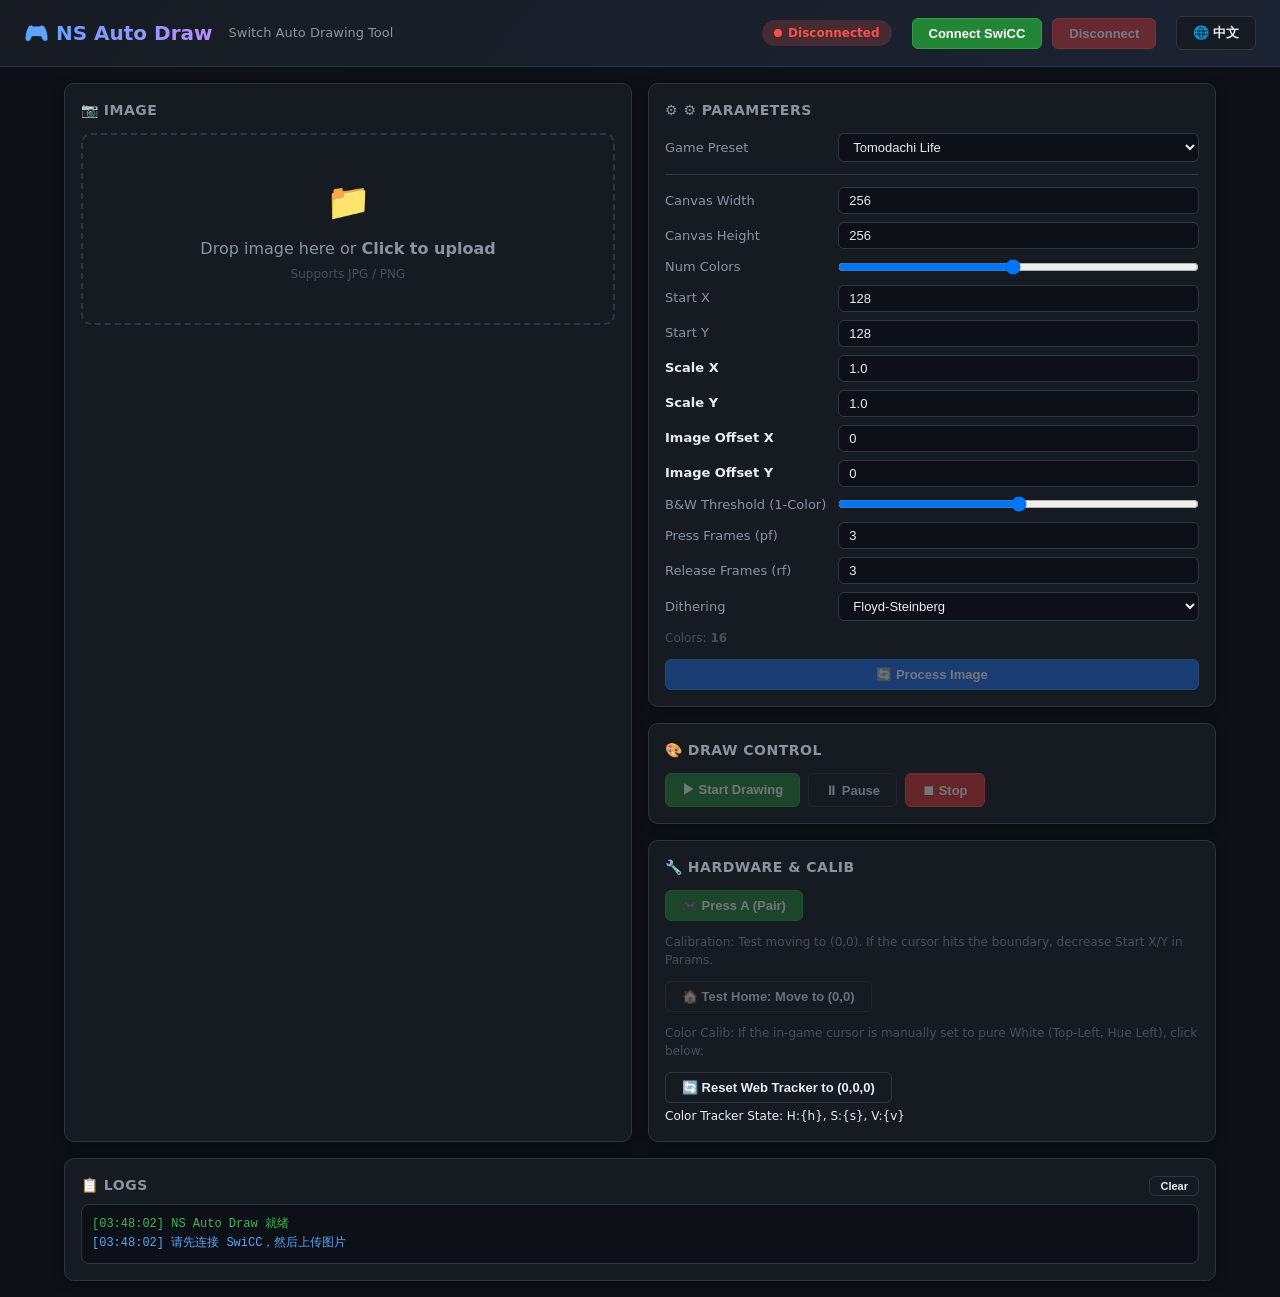
<file: index.html>
<!DOCTYPE html>
<html lang="zh-CN">
<head>
    <meta charset="UTF-8">
    <meta name="viewport" content="width=device-width, initial-scale=1.0">
    <title>NS Auto Draw</title>
    <link rel="stylesheet" href="css/style.css">
</head>
<body>
    <!-- 顶部 -->
    <div class="header">
        <h1 data-i18n="title_main">🎮 NS Auto Draw</h1>
        <span class="subtitle" data-i18n="subtitle">Switch 自动绘图工具</span>
        <div class="connection-bar">
            <span class="badge badge-off" id="connBadge" data-i18n="status_disconnected">未连接</span>
            <span id="deviceInfo" style="font-size:12px;color:var(--text-muted)"></span>
            <button class="btn btn-primary" id="connectBtn" data-i18n="btn_connect">连接 SwiCC</button>
            <button class="btn btn-danger" id="disconnectBtn" disabled data-i18n="btn_disconnect">断开</button>
            <button class="btn" id="langToggleBtn" style="margin-left: 10px; font-weight: bold;">🌐 En/中</button>
        </div>
    </div>

    <!-- 主内容 -->
    <div class="main">
        <!-- 左列：图片 -->
        <div class="card">
            <div class="card-title" data-i18n="card_image">📷 图片</div>
            <div class="upload-zone" id="uploadZone">
                <div class="icon">📁</div>
                <div data-i18n="upload_text">拖拽图片到此处 或 <strong>点击上传</strong></div>
                <div style="font-size:12px;margin-top:4px;color:var(--text-muted)" data-i18n="upload_subtext">支持 JPG / PNG</div>
                <input type="file" id="fileInput" accept="image/*">
            </div>
            <div class="preview-row" id="previewRow" style="display:none">
                <div class="preview-box">
                    <canvas id="srcPreview" width="256" height="256"></canvas>
                    <div class="label" id="srcLabel" data-i18n="label_src">原图</div>
                </div>
                <div class="preview-box">
                    <canvas id="outPreview" width="256" height="256"></canvas>
                    <div class="label" id="outLabel" data-i18n="label_out">量化后</div>
                    <button class="btn btn-primary" id="btnEdit" style="margin-top: 8px; width: 100%; font-size: 12px; padding: 4px;" disabled data-i18n="btn_edit_fullscreen">🖌️ 橡皮擦 (全屏修改)</button>
                </div>
            </div>
            <div class="palette" id="paletteDisplay"></div>
            <div class="palette-info" id="paletteInfo"></div>
        </div>

        <!-- 右列：参数 & 控制 -->
        <div style="display:flex;flex-direction:column;gap:16px">
            <div class="card">
                <h3 class="card-title">⚙️ <span data-i18n="card_params">参数</span></h3>
                <div class="param-grid">
                    <label data-i18n="param_preset">游戏预设</label>
                    <select id="gamePreset"></select>
                    
                    <div style="grid-column: 1 / -1; height: 1px; background: var(--border); margin: 4px 0;"></div>

                    <label data-i18n="param_width">画布宽度</label>
                    <input type="number" id="canvasW" value="256" min="8" max="512" step="1">
                    <label data-i18n="param_height">画布高度</label>
                    <input type="number" id="canvasH" value="256" min="8" max="512" step="1">
                    <label data-i18n="param_colors">颜色数量</label>
                    <input type="range" id="numColors" min="1" max="32" value="16">
                    <label class="drag-label" data-target="startX" data-step="1" style="cursor: ew-resize;" data-i18n="param_startx" title="拖动鼠标左右调节">起始 X</label>
                    <input type="number" id="startX" value="128" min="0" max="512">
                    <label class="drag-label" data-target="startY" data-step="1" style="cursor: ew-resize;" data-i18n="param_starty" title="拖动鼠标左右调节">起始 Y</label>
                    <input type="number" id="startY" value="128" min="0" max="512">
                    
                    <label class="drag-label" data-target="imgScaleX" data-step="0.01" style="color:var(--primary);font-weight:bold; cursor: ew-resize;" data-i18n="param_scale_x" title="拖动鼠标左右调节">图像缩放 X</label>
                    <input type="number" id="imgScaleX" value="1.0" min="0.01" max="10.0" step="0.01">
                    <label class="drag-label" data-target="imgScaleY" data-step="0.01" style="color:var(--primary);font-weight:bold; cursor: ew-resize;" data-i18n="param_scale_y" title="拖动鼠标左右调节">图像缩放 Y</label>
                    <input type="number" id="imgScaleY" value="1.0" min="0.01" max="10.0" step="0.01">
                    <label class="drag-label" data-target="imgOffsetX" data-step="1" style="color:var(--primary);font-weight:bold; cursor: ew-resize;" data-i18n="param_offsetx" title="拖动鼠标左右调节">图像偏移 X</label>
                    <input type="number" id="imgOffsetX" value="0" step="1">
                    <label class="drag-label" data-target="imgOffsetY" data-step="1" style="color:var(--primary);font-weight:bold; cursor: ew-resize;" data-i18n="param_offsety" title="拖动鼠标左右调节">图像偏移 Y</label>
                    <input type="number" id="imgOffsetY" value="0" step="1">

                    <label style="color:var(--text-secondary)" data-i18n="param_bw_threshold">黑白阈值 (单色)</label>
                    <input type="range" id="bwThreshold" min="0" max="255" value="128">

                    <label data-i18n="param_pf">按键帧数(pf)</label>
                    <input type="number" id="pressFrames" value="3" min="1" max="10">
                    <label data-i18n="param_rf">释放帧数(rf)</label>
                    <input type="number" id="releaseFrames" value="3" min="1" max="10">
                    <label data-i18n="param_dither">抖动算法</label>
                    <select id="ditherMode">
                        <option value="fs" data-i18n="dither_fs">Floyd-Steinberg</option>
                        <option value="none" data-i18n="dither_none">无（直接量化）</option>
                    </select>
                </div>
                <div style="font-size:12px;color:var(--text-muted);margin-top:8px">
                    <span data-i18n="color_count_label">颜色数: </span><strong id="colorCountLabel">16</strong>
                </div>
                <button class="btn btn-accent" id="processBtn" style="margin-top:12px;width:100%" disabled data-i18n="btn_process">
                    🔄 处理图片
                </button>
            </div>

            <div class="card">
                <div class="card-title" data-i18n="card_control">🎨 绘图控制</div>
                <div class="stats" id="statsPanel" style="display:none">
                    <div class="stat-item">
                        <div class="stat-value" id="statLayers">-</div>
                        <div class="stat-label" data-i18n="stat_layers">颜色层</div>
                    </div>
                    <div class="stat-item">
                        <div class="stat-value" id="statPixels">-</div>
                        <div class="stat-label" data-i18n="stat_pixels">总像素</div>
                    </div>
                    <div class="stat-item">
                        <div class="stat-value" id="statTime">-</div>
                        <div class="stat-label" data-i18n="stat_time">预估时间</div>
                    </div>
                </div>

                <div class="progress-container" id="progressContainer" style="display:none">
                    <div class="progress-bar">
                        <div class="progress-bar-fill" id="progressFill"></div>
                    </div>
                    <div class="progress-text" id="progressText" data-i18n="progress_ready">就绪</div>
                </div>

                <div class="control-row">
                    <button class="btn btn-primary" id="startBtn" disabled data-i18n="btn_start">▶ 开始绘制</button>
                    <button class="btn" id="pauseBtn" disabled data-i18n="btn_pause">⏸ 暂停</button>
                    <button class="btn btn-danger" id="stopBtn" disabled data-i18n="btn_stop">⏹ 停止</button>
                </div>
            </div>

            <!-- 手柄与校准 -->
            <div class="card">
                <div class="card-title" data-i18n="card_hardware">🔧 手柄与校准</div>
                <div style="display:flex;flex-wrap:wrap;gap:8px;margin-bottom:12px">
                    <button class="btn btn-primary" id="btnDoubleA" disabled data-i18n="btn_test_a">🎮 按 A 键 (用于配对)</button>
                </div>
                <div style="font-size:12px;color:var(--text-muted);margin-bottom:8px" data-i18n="calib_desc_1">
                    <strong>校准测试：</strong>如果你不知道起始坐标是多少，可以测试归零。如果画笔超出边界，说明【参数】里的起始 X/Y 设大了。
                </div>
                <div class="control-row">
                    <button class="btn" id="btnTestHome" disabled data-i18n="btn_test_home">🏠 测归零：移动到 (0,0)</button>
                </div>
                <div style="font-size:12px;color:var(--text-muted);margin-top:12px;margin-bottom:8px" data-i18n="calib_desc_2">
                    <strong>换色校准：</strong>如果在游戏里光标已经手动置于纯白色（最左上角，横轴最左），点击下方同步：
                </div>
                <div class="control-row">
                    <button class="btn" id="btnResetColorState" data-i18n="btn_reset_color">🔄 重置网页换色跟踪状态到 (0,0,0)</button>
                </div>
                <div style="font-size:12px;color:var(--primary);margin-top:4px" id="colorStateLabel" data-i18n="color_state_label">
                    当前换色跟踪状态: H:0, S:0, V:0
                </div>
            </div>
        </div>

        <!-- 日志 -->
        <div class="card log-panel">
            <div style="display:flex;align-items:center;gap:8px;margin-bottom:8px">
                <div class="card-title" style="margin:0" data-i18n="card_log">📋 日志</div>
                <button class="btn" id="clearLogBtn" style="margin-left:auto;padding:3px 10px;font-size:11px" data-i18n="btn_clear_log">清空</button>
            </div>
            <div class="log-box" id="logBox"></div>
        </div>
    </div>

    <!-- 图像编辑器 -->
    <div class="modal-overlay" id="editorModal">
        <div class="modal" style="max-width: 98vw; max-height: 98vh; width: 98vw; height: 98vh; display: flex; flex-direction: column;">
            <h3 data-i18n="editor_title" style="margin-bottom: 8px;">图像编辑器</h3>
            <div style="display: flex; gap: 16px; flex: 1; min-height: 0;">
                
                <!-- 左侧工具栏 -->
                <div class="editor-toolbar" style="display: flex; flex-direction: column; gap: 8px; width: 140px; flex-shrink: 0; background: var(--bg-input); padding: 12px; border-radius: 8px; border: 1px solid var(--border);">
                    <button class="btn btn-tool active" id="toolTransform" data-tool="transform">↖️ <span data-i18n="tool_transform">变换</span></button>
                    <button class="btn btn-tool" id="toolMove" data-tool="move">✋ <span data-i18n="tool_move">移动</span></button>
                    <button class="btn btn-tool" id="toolEraser" data-tool="eraser">🖌️ <span data-i18n="tool_eraser">橡皮擦</span></button>
                    
                    <hr style="border: 0; border-top: 1px solid var(--border); margin: 8px 0;">
                    
                    <!-- 变换工具选项 -->
                    <div id="optsTransform" class="tool-opts" style="display: flex; flex-direction: column; gap: 8px;">
                        <label style="font-size: 12px; display: flex; align-items: center; gap: 4px;">
                            <input type="checkbox" id="editorLockRatio" checked>
                            <span data-i18n="opt_lock_ratio">锁定横纵比</span>
                        </label>
                    </div>

                    <!-- 橡皮擦选项 -->
                    <div id="optsEraser" class="tool-opts" style="display: none; flex-direction: column; gap: 8px;">
                        <label style="font-size: 12px;" data-i18n="editor_eraser_size">橡皮大小</label>
                        <input type="range" id="eraserSize" min="1" max="50" value="10" style="width: 100%;">
                    </div>
                </div>

                <!-- 右侧画布区 -->
                <div id="editorCanvasContainer" style="flex: 1; display: flex; align-items: center; justify-content: center; background: #000; border-radius: 8px; overflow: hidden; position: relative;">
                    <!-- 实际绘画层 -->
                    <canvas id="editorCanvas" style="background: #fff; cursor: crosshair; position: absolute; box-shadow: 0 4px 20px rgba(0,0,0,0.5);"></canvas>
                    <!-- UI交互层 (用于绘制 Bounding Box) -->
                    <canvas id="editorUICanvas" style="position: absolute; pointer-events: auto;"></canvas>
                </div>
            </div>

            <div class="modal-btns" style="margin-top: 16px;">
                <button class="btn" id="editorCancelBtn" data-i18n="editor_cancel">取消</button>
                <button class="btn btn-primary" id="editorSaveBtn" data-i18n="editor_save">保存</button>
            </div>
        </div>
    </div>

    <script type="module" src="js/app.js?v=2"></script>
</body>
</html>
</file>
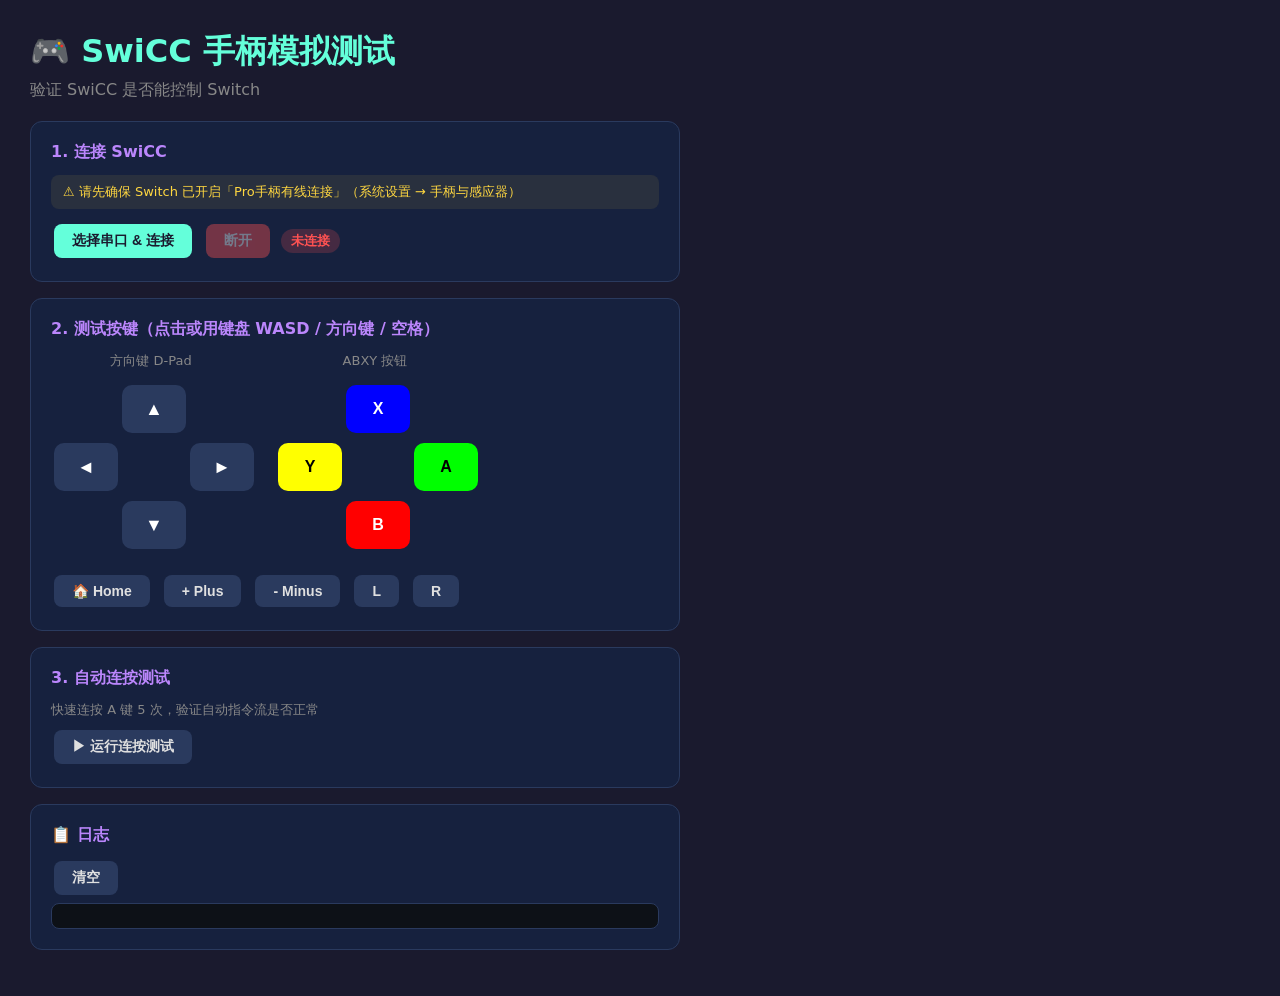
<file: tests/controller-test.html>
<!DOCTYPE html>
<html lang="zh-CN">
<head>
    <meta charset="UTF-8">
    <title>SwiCC 手柄模拟测试</title>
    <style>
        *{box-sizing:border-box;margin:0;padding:0}
        body{font-family:'Segoe UI',system-ui,sans-serif;background:#1a1a2e;color:#e0e0e0;padding:30px}
        h1{color:#64ffda;margin-bottom:6px}
        .sub{color:#888;margin-bottom:20px}
        .card{background:#16213e;border:1px solid #2a3a5e;border-radius:12px;padding:20px;margin-bottom:16px;max-width:650px}
        .card h2{color:#bb86fc;margin-bottom:12px;font-size:16px}
        button{padding:8px 18px;border:none;border-radius:8px;cursor:pointer;font-size:14px;font-weight:600;margin:3px;transition:all .15s}
        .bp{background:#64ffda;color:#1a1a2e}.bp:hover{background:#4de8c4}
        .bd{background:#ff5252;color:#fff}
        .bs{background:#2a3a5e;color:#e0e0e0}.bs:hover{background:#3a4a6e}
        button:disabled{opacity:.4;cursor:not-allowed}
        .status{display:inline-block;padding:3px 10px;border-radius:16px;font-size:13px;font-weight:600}
        .s-off{background:#ff525233;color:#ff5252}
        .s-on{background:#69f0ae33;color:#69f0ae}
        .ctrl-grid{display:grid;grid-template-columns:repeat(3,64px);gap:4px;justify-content:center;margin:12px 0}
        .ctrl-grid button{width:64px;height:48px;font-size:18px;border-radius:10px;background:#2a3a5e;color:#fff}
        .ctrl-grid button:hover{background:#4a5a8e}
        .ctrl-grid button:active,.ctrl-grid button.pressed{background:#64ffda;color:#1a1a2e}
        .ctrl-grid .empty{visibility:hidden}
        .face-grid{display:grid;grid-template-columns:repeat(3,64px);gap:4px;justify-content:center;margin:12px 0}
        .face-grid button{width:64px;height:48px;font-size:16px;font-weight:700;border-radius:10px}
        .face-grid .empty{visibility:hidden}
        .face-grid .btn-a{background:#0f0;color:#000}.face-grid .btn-b{background:#f00;color:#fff}
        .face-grid .btn-x{background:#00f;color:#fff}.face-grid .btn-y{background:#ff0;color:#000}
        .row{display:flex;gap:8px;align-items:center;flex-wrap:wrap}
        #log{background:#0d1117;border:1px solid #2a3a5e;border-radius:8px;padding:12px;font-family:monospace;font-size:12px;line-height:1.5;max-height:200px;overflow-y:auto;white-space:pre-wrap}
        .log-s{color:#64ffda}.log-r{color:#ffd740}.log-i{color:#82aaff}.log-e{color:#ff5252}.log-ok{color:#69f0ae}
        .hint{color:#ffd740;font-size:13px;background:#ffd74015;padding:8px 12px;border-radius:8px;margin-bottom:12px}
        .sep{display:flex;gap:24px;flex-wrap:wrap}
    </style>
</head>
<body>
<h1>🎮 SwiCC 手柄模拟测试</h1>
<p class="sub">验证 SwiCC 是否能控制 Switch</p>

<div class="card">
    <h2>1. 连接 SwiCC</h2>
    <div class="hint">⚠️ 请先确保 Switch 已开启「Pro手柄有线连接」（系统设置 → 手柄与感应器）</div>
    <div class="row">
        <button class="bp" id="connBtn" onclick="doConnect()">选择串口 & 连接</button>
        <button class="bd" id="discBtn" onclick="doDisconnect()" disabled>断开</button>
        <span class="status s-off" id="badge">未连接</span>
    </div>
</div>

<div class="card">
    <h2>2. 测试按键（点击或用键盘 WASD / 方向键 / 空格）</h2>
    <div class="sep">
        <div>
            <p style="text-align:center;color:#888;font-size:13px;margin-bottom:4px">方向键 D-Pad</p>
            <div class="ctrl-grid">
                <button class="empty">.</button>
                <button id="k_up" onmousedown="press('up')" onmouseup="release()">▲</button>
                <button class="empty">.</button>
                <button id="k_left" onmousedown="press('left')" onmouseup="release()">◄</button>
                <button class="empty">.</button>
                <button id="k_right" onmousedown="press('right')" onmouseup="release()">►</button>
                <button class="empty">.</button>
                <button id="k_down" onmousedown="press('down')" onmouseup="release()">▼</button>
                <button class="empty">.</button>
            </div>
        </div>
        <div>
            <p style="text-align:center;color:#888;font-size:13px;margin-bottom:4px">ABXY 按钮</p>
            <div class="face-grid">
                <button class="empty">.</button>
                <button class="btn-x" id="k_x" onmousedown="press('x')" onmouseup="release()">X</button>
                <button class="empty">.</button>
                <button class="btn-y" id="k_y" onmousedown="press('y')" onmouseup="release()">Y</button>
                <button class="empty">.</button>
                <button class="btn-a" id="k_a" onmousedown="press('a')" onmouseup="release()">A</button>
                <button class="empty">.</button>
                <button class="btn-b" id="k_b" onmousedown="press('b')" onmouseup="release()">B</button>
                <button class="empty">.</button>
            </div>
        </div>
    </div>
    <div class="row" style="margin-top:8px">
        <button class="bs" onmousedown="press('home')" onmouseup="release()">🏠 Home</button>
        <button class="bs" onmousedown="press('plus')" onmouseup="release()">+ Plus</button>
        <button class="bs" onmousedown="press('minus')" onmouseup="release()">- Minus</button>
        <button class="bs" onmousedown="press('l')" onmouseup="release()">L</button>
        <button class="bs" onmousedown="press('r')" onmouseup="release()">R</button>
    </div>
</div>

<div class="card">
    <h2>3. 自动连按测试</h2>
    <p style="color:#888;font-size:13px;margin-bottom:8px">快速连按 A 键 5 次，验证自动指令流是否正常</p>
    <button class="bs" onclick="autoTest()" id="autoBtn">▶ 运行连按测试</button>
</div>

<div class="card">
    <h2>📋 日志</h2>
    <button class="bs" onclick="document.getElementById('log').innerHTML=''" style="margin-bottom:8px">清空</button>
    <div id="log"></div>
</div>

<script>
// Pro Controller digital byte mapping
// Byte0: Y(0) X(1) B(2) A(3) SR_R(4) SL_R(5) R(6) ZR(7)
// Byte1: -(0) -(1) -(2) -(3) Capture(5) Home(4) LStick(3) RStick(2) Plus(1) Minus(0)
// Byte2: Down(0) Up(1) Right(2) Left(3) SR_L(4) SL_L(5) L(6) ZL(7)
const MAP = {
    y:     '010000', x:     '020000', b:     '040000', a:     '080000',
    r:     '400000', zr:    '800000',
    minus: '000100', plus:  '000200',
    home:  '001000', capture:'002000',
    down:  '000001', up:    '000002', right: '000004', left:  '000008',
    l:     '000040', zl:    '000080',
};

let port=null, writer=null, reader=null, reading=false;

function log(m,t='i'){
    const el=document.getElementById('log');
    const s=document.createElement('span');
    s.className='log-'+t;
    s.textContent=`[${new Date().toLocaleTimeString('zh-CN')}] ${m}\n`;
    el.appendChild(s); el.scrollTop=el.scrollHeight;
}

async function doConnect(){
    try{
        if(!('serial' in navigator)){log('❌ 浏览器不支持 Web Serial','e');return}
        port=await navigator.serial.requestPort();
        await port.open({baudRate:115200});
        writer=port.writable.getWriter();
        reading=true;
        reader=port.readable.getReader();
        readLoop();
        // Set real-time mode
        await send('+SPM RT');
        document.getElementById('connBtn').disabled=true;
        document.getElementById('discBtn').disabled=false;
        const b=document.getElementById('badge');
        b.textContent='已连接'; b.className='status s-on';
        log('✅ 连接成功，已设置为实时模式','ok');
    }catch(e){log('❌ '+e.message,'e')}
}

async function readLoop(){
    const dec=new TextDecoder(); let buf='';
    try{
        while(reading){
            const{value,done}=await reader.read();
            if(done)break;
            buf+=dec.decode(value);
            let i;
            while((i=buf.indexOf('\n'))!==-1){
                const line=buf.substring(0,i).trim();
                buf=buf.substring(i+1);
                if(line)log('← '+line,'r');
            }
        }
    }catch(e){if(reading)log('读取错误: '+e.message,'e')}
}

async function doDisconnect(){
    reading=false;
    try{
        if(reader){await reader.cancel();reader.releaseLock();reader=null}
        if(writer){await writer.close();writer.releaseLock();writer=null}
        if(port){await port.close();port=null}
    }catch(e){}
    document.getElementById('connBtn').disabled=false;
    document.getElementById('discBtn').disabled=true;
    const b=document.getElementById('badge');
    b.textContent='未连接'; b.className='status s-off';
    log('已断开','i');
}

async function send(cmd){
    if(!writer)return;
    await writer.write(new TextEncoder().encode(cmd+'\n'));
    log('→ '+cmd,'s');
}

function press(btn){
    const hex=MAP[btn];
    if(!hex||!writer)return;
    send('+QD '+hex);
}
function release(){
    if(!writer)return;
    send('+QD 000000');
}

// Keyboard support
const keyMap={
    'w':'up','arrowup':'up','s':'down','arrowdown':'down',
    'a':'left','arrowleft':'left','d':'right','arrowright':'right',
    ' ':'a','enter':'a','j':'a','k':'b','u':'x','i':'y',
};
const pressed=new Set();
document.addEventListener('keydown',e=>{
    const k=e.key.toLowerCase();
    const btn=keyMap[k];
    if(btn && !pressed.has(k)){
        pressed.add(k);
        press(btn);
        const el=document.getElementById('k_'+btn);
        if(el)el.classList.add('pressed');
        e.preventDefault();
    }
});
document.addEventListener('keyup',e=>{
    const k=e.key.toLowerCase();
    pressed.delete(k);
    if(pressed.size===0) release();
    const btn=keyMap[k];
    if(btn){
        const el=document.getElementById('k_'+btn);
        if(el)el.classList.remove('pressed');
    }
});

async function autoTest(){
    if(!writer){log('❌ 请先连接','e');return}
    const btn=document.getElementById('autoBtn');
    btn.disabled=true; btn.textContent='⏳ 测试中...';
    log('🧪 开始连按 A 测试（5次）...','i');
    for(let i=0;i<5;i++){
        await send('+QD 080000'); // Press A
        await new Promise(r=>setTimeout(r,100));
        await send('+QD 000000'); // Release
        await new Promise(r=>setTimeout(r,150));
        log(`  第 ${i+1}/5 次按 A 完成`,'ok');
    }
    log('✅ 连按测试完成！检查 Switch 是否有 5 次 A 键响应','ok');
    btn.disabled=false; btn.textContent='▶ 运行连按测试';
}
</script>
</body>
</html>
</file>
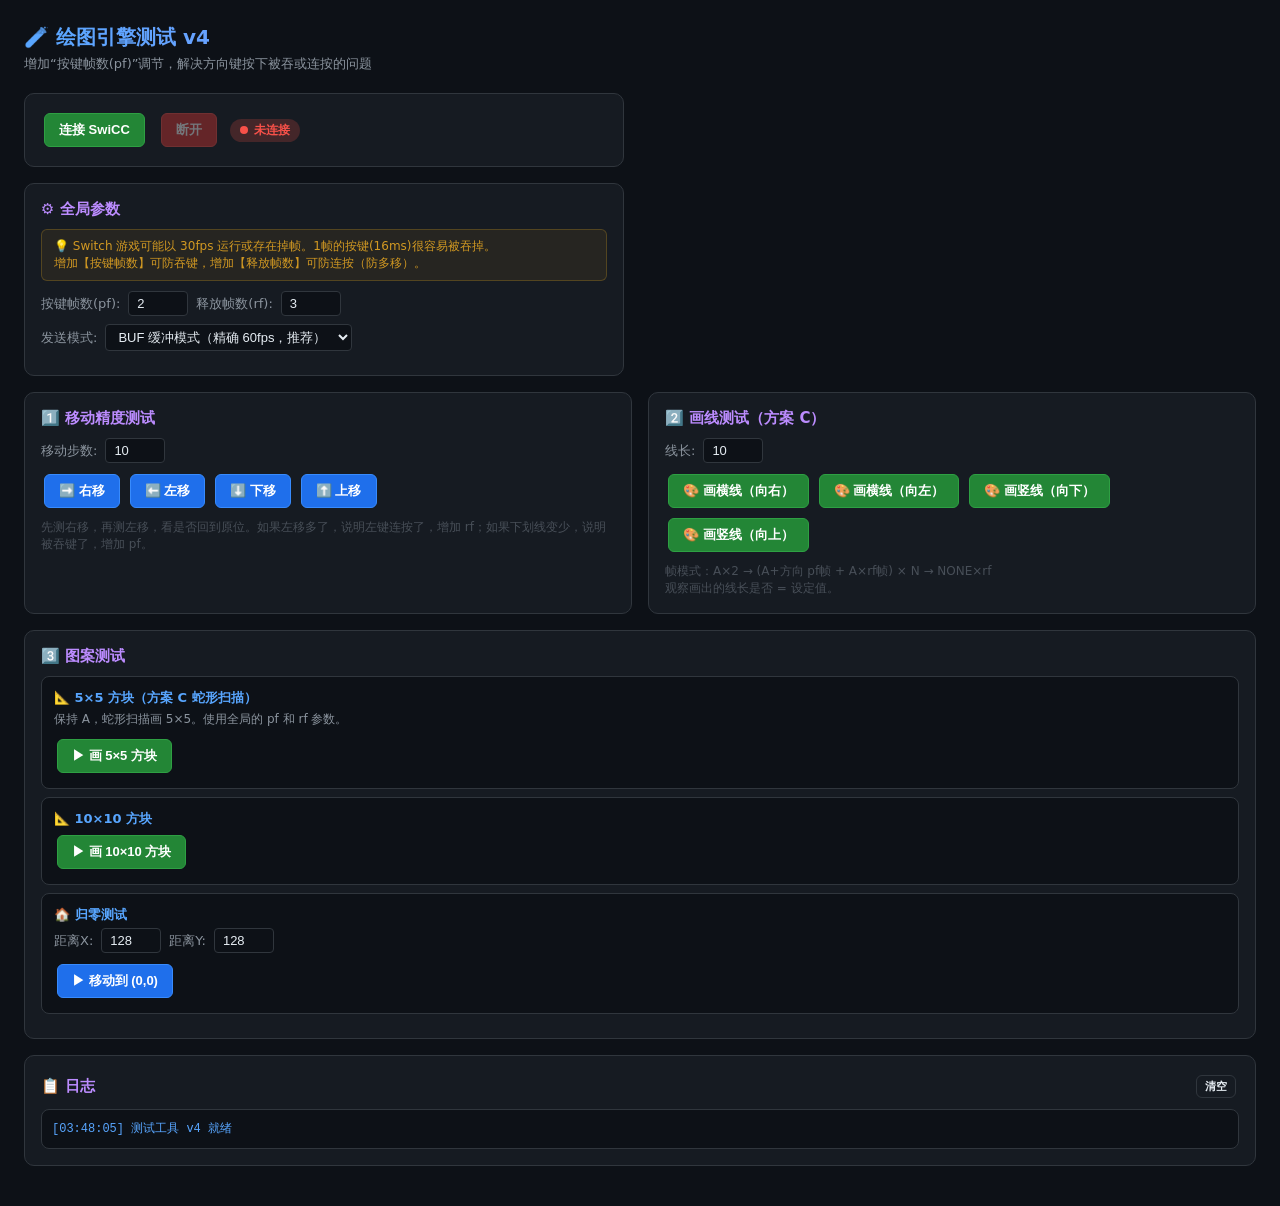
<file: tests/draw-test.html>
<!DOCTYPE html>
<html lang="zh-CN">
<head>
    <meta charset="UTF-8">
    <title>绘图引擎测试 v4</title>
    <style>
        *{box-sizing:border-box;margin:0;padding:0}
        body{font-family:'Segoe UI',system-ui,sans-serif;background:#0d1117;color:#e6edf3;padding:24px}
        h1{font-size:20px;background:linear-gradient(90deg,#58a6ff,#bc8cff);-webkit-background-clip:text;-webkit-text-fill-color:transparent;margin-bottom:4px}
        .sub{color:#8b949e;font-size:13px;margin-bottom:20px}
        .row{display:flex;gap:16px;flex-wrap:wrap}
        .card{background:#161b22;border:1px solid #30363d;border-radius:10px;padding:16px;margin-bottom:16px;flex:1;min-width:300px}
        .card h2{font-size:15px;color:#bc8cff;margin-bottom:10px}
        button{padding:7px 14px;border:1px solid #30363d;border-radius:6px;cursor:pointer;font-size:13px;font-weight:600;background:#161b22;color:#e6edf3;transition:all .15s;margin:3px}
        button:hover{border-color:#58a6ff}
        button:disabled{opacity:.4;cursor:not-allowed}
        .bp{background:#238636;border-color:#2ea043;color:#fff}
        .bd{background:#da3633;border-color:#f85149;color:#fff}
        .ba{background:#1f6feb;border-color:#388bfd;color:#fff}
        .badge{display:inline-flex;align-items:center;gap:6px;padding:3px 10px;border-radius:16px;font-size:12px;font-weight:600}
        .badge::before{content:'';width:8px;height:8px;border-radius:50%}
        .b-off{background:#f8514933;color:#f85149}.b-off::before{background:#f85149}
        .b-on{background:#3fb95033;color:#3fb950}.b-on::before{background:#3fb950}
        .test-item{background:#0d1117;border:1px solid #30363d;border-radius:8px;padding:12px;margin-bottom:8px}
        .test-item h3{font-size:13px;color:#58a6ff;margin-bottom:4px}
        .test-item p{font-size:12px;color:#8b949e;margin-bottom:8px}
        #log{background:#0d1117;border:1px solid #30363d;border-radius:8px;padding:10px;font-family:monospace;font-size:12px;line-height:1.5;max-height:300px;overflow-y:auto;white-space:pre-wrap}
        .log-s{color:#3fb950}.log-r{color:#d29922}.log-i{color:#58a6ff}.log-e{color:#f85149}
        .param{display:flex;gap:8px;align-items:center;margin-bottom:8px;flex-wrap:wrap}
        .param label{font-size:13px;color:#8b949e;white-space:nowrap}
        .param input,.param select{padding:4px 8px;background:#0d1117;border:1px solid #30363d;border-radius:4px;color:#e6edf3;font-size:13px;width:60px}
        .hint{background:#d2992215;border:1px solid #d2992244;border-radius:6px;padding:8px 12px;font-size:12px;color:#d29922;margin-bottom:10px}
        .ok{background:#3fb95015;border:1px solid #3fb95044;border-radius:6px;padding:8px 12px;font-size:12px;color:#3fb950;margin-bottom:10px}
        .busy{pointer-events:none;opacity:.5}
    </style>
</head>
<body>
<h1>🧪 绘图引擎测试 v4</h1>
<p class="sub">增加“按键帧数(pf)”调节，解决方向键按下被吞或连按的问题</p>

<!-- 连接 -->
<div class="card" style="max-width:600px">
    <div style="display:flex;align-items:center;gap:10px;flex-wrap:wrap">
        <button class="bp" id="connBtn">连接 SwiCC</button>
        <button class="bd" id="discBtn" disabled>断开</button>
        <span class="badge b-off" id="badge">未连接</span>
    </div>
</div>

<!-- 全局参数 -->
<div class="card" style="max-width:600px">
    <h2>⚙️ 全局参数</h2>
    <div class="hint">
        💡 Switch 游戏可能以 30fps 运行或存在掉帧。1帧的按键(16ms)很容易被吞掉。<br>
        增加【按键帧数】可防吞键，增加【释放帧数】可防连按（防多移）。
    </div>
    <div class="param">
        <label>按键帧数(pf):</label>
        <input type="number" id="pf" value="2" min="1" max="10" title="每次按键持续多少帧">
        <label>释放帧数(rf):</label>
        <input type="number" id="rf" value="3" min="1" max="10" title="每次按键后插入多少帧NONE">
    </div>
    <div class="param">
        <label>发送模式:</label>
        <select id="sendMode" style="width:auto">
            <option value="BUF">BUF 缓冲模式（精确 60fps，推荐）</option>
            <option value="RT">RT 实时模式（每帧间隔 20ms）</option>
        </select>
    </div>
</div>

<div class="row">
    <!-- 移动精度测试 -->
    <div class="card">
        <h2>1️⃣ 移动精度测试</h2>
        <div class="param">
            <label>移动步数:</label>
            <input type="number" id="steps" value="10" min="1" max="50">
        </div>

        <div style="display:flex;flex-wrap:wrap;gap:4px;margin:8px 0">
            <button class="ba" onclick="doMove('RIGHT')">➡️ 右移</button>
            <button class="ba" onclick="doMove('LEFT')">⬅️ 左移</button>
            <button class="ba" onclick="doMove('DOWN')">⬇️ 下移</button>
            <button class="ba" onclick="doMove('UP')">⬆️ 上移</button>
        </div>
        <p style="font-size:12px;color:#484f58">
            先测右移，再测左移，看是否回到原位。如果左移多了，说明左键连按了，增加 rf；如果下划线变少，说明被吞键了，增加 pf。
        </p>
    </div>

    <!-- 画线测试 -->
    <div class="card">
        <h2>2️⃣ 画线测试（方案 C）</h2>
        <div class="param">
            <label>线长:</label>
            <input type="number" id="lineLen" value="10" min="1" max="50">
        </div>

        <div style="display:flex;flex-wrap:wrap;gap:4px;margin:8px 0">
            <button class="bp" onclick="doDrawLine('RIGHT')">🎨 画横线（向右）</button>
            <button class="bp" onclick="doDrawLine('LEFT')">🎨 画横线（向左）</button>
            <button class="bp" onclick="doDrawLine('DOWN')">🎨 画竖线（向下）</button>
            <button class="bp" onclick="doDrawLine('UP')">🎨 画竖线（向上）</button>
        </div>

        <p style="font-size:12px;color:#484f58">
            帧模式：A×2 → (A+方向 pf帧 + A×rf帧) × N → NONE×rf<br>
            观察画出的线长是否 = 设定值。
        </p>
    </div>
</div>

<div class="row">
    <!-- 5×5 方块 -->
    <div class="card">
        <h2>3️⃣ 图案测试</h2>

        <div class="test-item">
            <h3>📐 5×5 方块（方案 C 蛇形扫描）</h3>
            <p>保持 A，蛇形扫描画 5×5。使用全局的 pf 和 rf 参数。</p>
            <button class="bp" onclick="doDraw5x5()">▶ 画 5×5 方块</button>
        </div>

        <div class="test-item">
            <h3>📐 10×10 方块</h3>
            <button class="bp" onclick="doDraw10x10()">▶ 画 10×10 方块</button>
        </div>

        <div class="test-item">
            <h3>🏠 归零测试</h3>
            <div class="param">
                <label>距离X:</label><input type="number" id="homeX" value="128">
                <label>距离Y:</label><input type="number" id="homeY" value="128">
            </div>
            <button class="ba" onclick="doGoHome()">▶ 移动到 (0,0)</button>
        </div>
    </div>
</div>

<!-- 日志 -->
<div class="card">
    <div style="display:flex;align-items:center;gap:8px;margin-bottom:8px">
        <h2 style="margin:0">📋 日志</h2>
        <button onclick="document.getElementById('log').innerHTML=''" style="margin-left:auto;padding:3px 8px;font-size:11px">清空</button>
    </div>
    <div id="log"></div>
</div>

<script>
const B = {
    NONE: 0x000000, A: 0x080000,
    LEFT: 0x000008, RIGHT: 0x000004,
    UP: 0x000002, DOWN: 0x000001,
};

function toHex6(v) { return v.toString(16).padStart(6, '0').toUpperCase(); }
function getPF() { return parseInt(document.getElementById('pf').value) || 2; }
function getRF() { return parseInt(document.getElementById('rf').value) || 3; }

let port = null, writer = null, reader = null, reading = false;
let busy = false;

function log(msg, t='i') {
    const el = document.getElementById('log');
    const s = document.createElement('span');
    s.className = 'log-' + t;
    s.textContent = `[${new Date().toLocaleTimeString('zh-CN')}] ${msg}\n`;
    el.appendChild(s); el.scrollTop = el.scrollHeight;
}

document.getElementById('connBtn').onclick = async () => {
    try {
        port = await navigator.serial.requestPort();
        await port.open({ baudRate: 115200 });
        writer = port.writable.getWriter();
        reading = true;
        reader = port.readable.getReader();
        readLoop();
        document.getElementById('connBtn').disabled = true;
        document.getElementById('discBtn').disabled = false;
        document.getElementById('badge').textContent = '已连接';
        document.getElementById('badge').className = 'badge b-on';
        log('✅ 已连接', 's');
        await sendCmd('+ID ');
    } catch(e) { log('❌ ' + e.message, 'e'); }
};
document.getElementById('discBtn').onclick = async () => {
    reading = false;
    try {
        if (reader) { await reader.cancel(); reader.releaseLock(); reader = null; }
        if (writer) { await writer.close(); writer.releaseLock(); writer = null; }
        if (port) { await port.close(); port = null; }
    } catch(e) {}
    document.getElementById('connBtn').disabled = false;
    document.getElementById('discBtn').disabled = true;
    document.getElementById('badge').textContent = '未连接';
    document.getElementById('badge').className = 'badge b-off';
    log('已断开', 'i');
};
async function readLoop() {
    const dec = new TextDecoder(); let buf = '';
    try {
        while (reading) {
            const {value, done} = await reader.read();
            if (done) break;
            buf += dec.decode(value);
            let i;
            while ((i = buf.indexOf('\n')) !== -1) {
                const line = buf.substring(0, i).trim();
                buf = buf.substring(i + 1);
                if (line) log('← ' + line, 'r');
            }
        }
    } catch(e) { if (reading) log('读取错误: ' + e.message, 'e'); }
}
async function sendCmd(cmd) {
    if (!writer) return;
    await writer.write(new TextEncoder().encode(cmd + '\n'));
}
function sleep(ms) { return new Promise(r => setTimeout(r, ms)); }

// ─── 核心发送函数 ───
async function sendFrames(frames, label) {
    if (!writer) { log('❌ 未连接', 'e'); return; }
    if (busy) { log('⏳ 上一个测试还在执行', 'e'); return; }
    busy = true;
    document.body.classList.add('busy');

    try {
        const mode = document.getElementById('sendMode').value;

        // 清空
        await sendCmd('+SPM RT');
        await sendCmd(`+QD ${toHex6(B.NONE)}`);
        await sleep(100);

        if (mode === 'BUF') {
            await sendCmd('+SPM BUF');
            await sleep(100);
            
            const padded = [...Array(5).fill(B.NONE), ...frames, ...Array(5).fill(B.NONE)];
            const BATCH = 80;
            for (let i = 0; i < padded.length; i += BATCH) {
                const end = Math.min(i + BATCH, padded.length);
                let str = '';
                for (let j = i; j < end; j++) str += `+QD ${toHex6(padded[j])}\n`;
                await writer.write(new TextEncoder().encode(str));
                if (end < padded.length) await sleep(Math.ceil((end - i) / 55 * 1000));
            }
            const waitMs = Math.ceil(padded.length / 60 * 1000) + 500;
            log(`${label}: ${frames.length} 帧已发送，等待 ${waitMs}ms...`, 'i');
            await sleep(waitMs);
        } else {
            log(`${label}: ${frames.length} 帧开始发送 (RT)...`, 'i');
            for (const f of frames) {
                await sendCmd(`+QD ${toHex6(f)}`);
                await sleep(20);
            }
            await sleep(200);
        }

        // 恢复
        await sendCmd('+SPM RT');
        await sendCmd(`+QD ${toHex6(B.NONE)}`);
        await sleep(50);

        log(`✅ ${label} 完成`, 's');
    } catch(e) {
        log(`❌ ${e.message}`, 'e');
    } finally {
        busy = false;
        document.body.classList.remove('busy');
    }
}

// ─── 测试 1：移动精度 ───
async function doMove(dir) {
    const pf = getPF();
    const rf = getRF();
    const steps = parseInt(document.getElementById('steps').value) || 10;
    const btn = B[dir];

    const frames = [];
    for (let i = 0; i < steps; i++) {
        for (let p = 0; p < pf; p++) frames.push(btn);
        for (let r = 0; r < rf; r++) frames.push(B.NONE);
    }

    log(`\n━━━ 移动 ${dir} ${steps} 步 (pf=${pf}, rf=${rf}, 总${frames.length}帧) ━━━`, 'i');
    await sendFrames(frames, `${dir} ×${steps}`);
}

// ─── 测试 2：画线 ───
async function doDrawLine(dir) {
    const pf = getPF();
    const rf = getRF();
    const len = parseInt(document.getElementById('lineLen').value) || 10;
    const btn = B[dir];

    const frames = [];
    frames.push(B.A, B.A); // 先按 A
    for (let i = 0; i < len - 1; i++) {
        for (let p = 0; p < pf; p++) frames.push(B.A | btn); // A+方向 pf帧
        for (let r = 0; r < rf; r++) frames.push(B.A);       // 仅A rf帧
    }
    for (let r = 0; r < rf; r++) frames.push(B.NONE);

    log(`\n━━━ 画线 ${dir} ${len}px (pf=${pf}, rf=${rf}) ━━━`, 'i');
    await sendFrames(frames, `画线 ${dir} ×${len}`);
}

// ─── 测试 3：方块 ───
async function doDraw5x5() { await drawSquare(5); }
async function doDraw10x10() { await drawSquare(10); }

async function drawSquare(size) {
    const pf = getPF();
    const rf = getRF();
    const frames = [];

    for (let row = 0; row < size; row++) {
        const dir = (row % 2 === 0) ? B.RIGHT : B.LEFT;

        frames.push(B.A, B.A); 

        for (let col = 0; col < size - 1; col++) {
            for (let p = 0; p < pf; p++) frames.push(B.A | dir);
            for (let r = 0; r < rf; r++) frames.push(B.A);
        }

        for (let r = 0; r < rf; r++) frames.push(B.NONE); 

        if (row < size - 1) {
            for (let p = 0; p < pf; p++) frames.push(B.DOWN);
            for (let r = 0; r < rf; r++) frames.push(B.NONE);
        }
    }

    log(`\n━━━ ${size}×${size} 方块 (pf=${pf}, rf=${rf}) ━━━`, 'i');
    await sendFrames(frames, `${size}×${size} 方块`);
}

// ─── 归零 ───
async function doGoHome() {
    const x = parseInt(document.getElementById('homeX').value) || 128;
    const y = parseInt(document.getElementById('homeY').value) || 128;
    const pf = getPF();
    const rf = getRF();

    const frames = [];
    for(let i=0; i<x; i++) {
        for(let p=0; p<pf; p++) frames.push(B.LEFT);
        for(let r=0; r<rf; r++) frames.push(B.NONE);
    }
    for(let i=0; i<y; i++) {
        for(let p=0; p<pf; p++) frames.push(B.UP);
        for(let r=0; r<rf; r++) frames.push(B.NONE);
    }

    log(`\n━━━ 归零: 左${x}+上${y} (总${frames.length}帧) ━━━`, 'i');
    await sendFrames(frames, `归零 (${x},${y})`);
}

log('测试工具 v4 就绪', 'i');
</script>
</body>
</html>
</file>
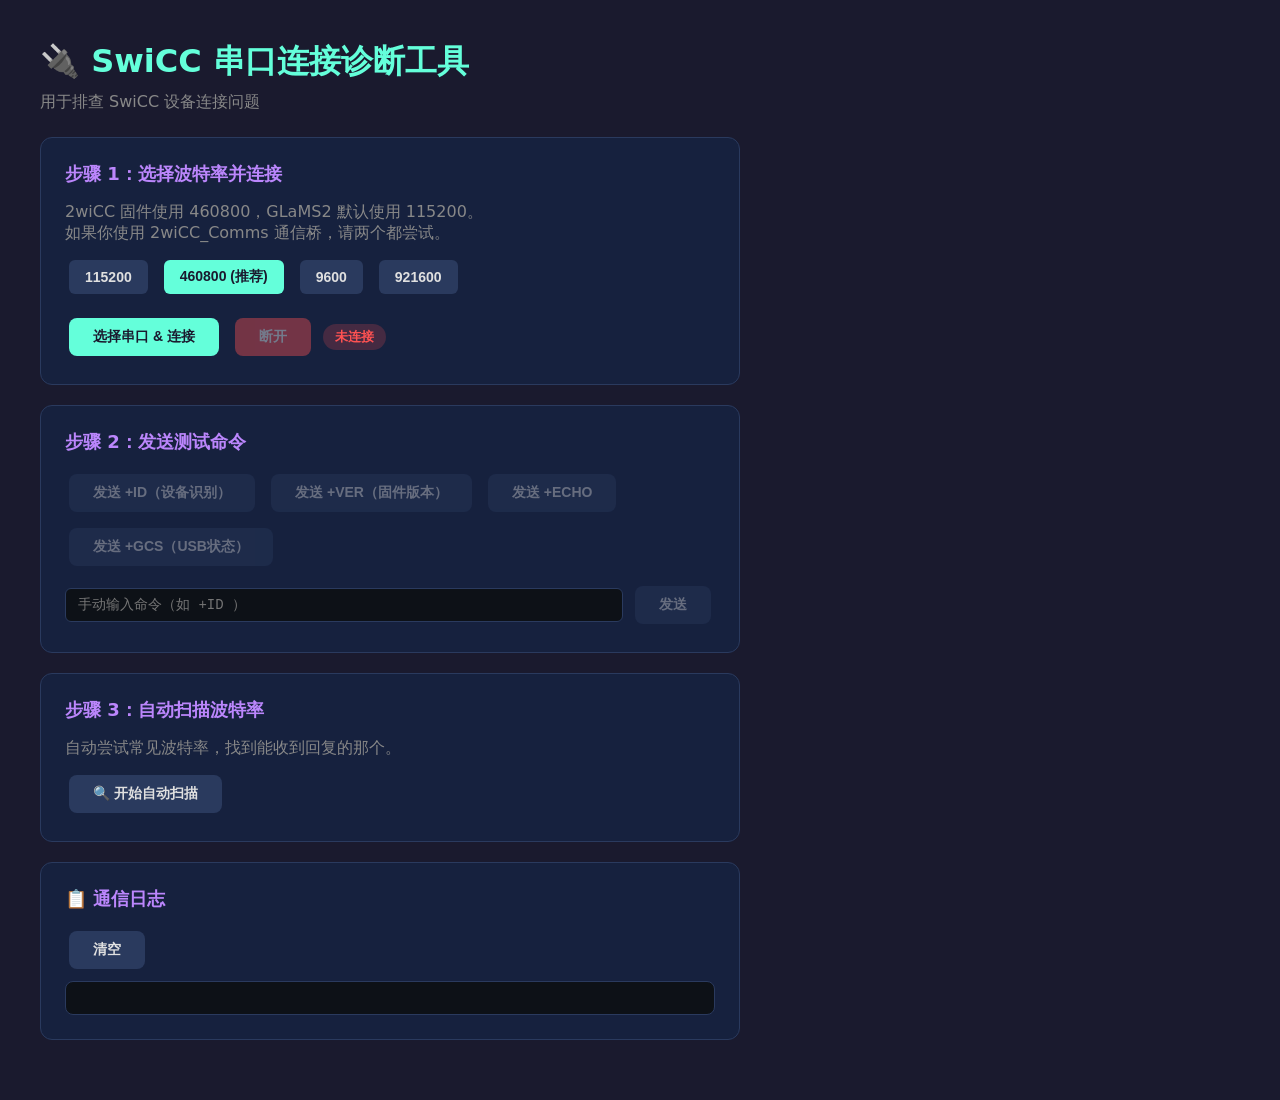
<file: tests/serial-test.html>
<!DOCTYPE html>
<html lang="zh-CN">
<head>
    <meta charset="UTF-8">
    <title>SwiCC 串口连接测试</title>
    <style>
        * { box-sizing: border-box; margin: 0; padding: 0; }
        body {
            font-family: 'Segoe UI', system-ui, sans-serif;
            background: #1a1a2e;
            color: #e0e0e0;
            padding: 40px;
            min-height: 100vh;
        }
        h1 { color: #64ffda; margin-bottom: 8px; }
        .subtitle { color: #888; margin-bottom: 24px; }
        .card {
            background: #16213e;
            border: 1px solid #2a3a5e;
            border-radius: 12px;
            padding: 24px;
            margin-bottom: 20px;
            max-width: 700px;
        }
        .card h2 { color: #bb86fc; margin-bottom: 16px; font-size: 18px; }
        button {
            padding: 10px 24px;
            border: none;
            border-radius: 8px;
            cursor: pointer;
            font-size: 14px;
            font-weight: 600;
            margin: 4px;
            transition: all 0.2s;
        }
        .btn-primary { background: #64ffda; color: #1a1a2e; }
        .btn-primary:hover { background: #4de8c4; }
        .btn-danger { background: #ff5252; color: #fff; }
        .btn-secondary { background: #2a3a5e; color: #e0e0e0; }
        .btn-secondary:hover { background: #3a4a6e; }
        button:disabled { opacity: 0.4; cursor: not-allowed; }
        .baud-buttons { display: flex; gap: 8px; flex-wrap: wrap; margin-bottom: 16px; }
        .baud-btn { padding: 8px 16px; border-radius: 6px; }
        .baud-btn.active { background: #64ffda; color: #1a1a2e; }
        .baud-btn:not(.active) { background: #2a3a5e; color: #e0e0e0; }
        #log {
            background: #0d1117;
            border: 1px solid #2a3a5e;
            border-radius: 8px;
            padding: 16px;
            font-family: 'Cascadia Code', 'Fira Code', monospace;
            font-size: 13px;
            line-height: 1.6;
            max-height: 400px;
            overflow-y: auto;
            white-space: pre-wrap;
            word-break: break-all;
        }
        .log-send { color: #64ffda; }
        .log-recv { color: #ffd740; }
        .log-info { color: #82aaff; }
        .log-error { color: #ff5252; }
        .log-success { color: #69f0ae; }
        .status {
            display: inline-block;
            padding: 4px 12px;
            border-radius: 20px;
            font-size: 13px;
            font-weight: 600;
        }
        .status-disconnected { background: #ff525233; color: #ff5252; }
        .status-connected { background: #69f0ae33; color: #69f0ae; }
        .status-testing { background: #ffd74033; color: #ffd740; }
        .controls { display: flex; gap: 8px; align-items: center; flex-wrap: wrap; }
        .manual-input {
            display: flex; gap: 8px; margin-top: 12px; align-items: center;
        }
        .manual-input input {
            flex: 1;
            padding: 8px 12px;
            background: #0d1117;
            border: 1px solid #2a3a5e;
            border-radius: 6px;
            color: #e0e0e0;
            font-family: monospace;
            font-size: 14px;
        }
    </style>
</head>
<body>
    <h1>🔌 SwiCC 串口连接诊断工具</h1>
    <p class="subtitle">用于排查 SwiCC 设备连接问题</p>

    <div class="card">
        <h2>步骤 1：选择波特率并连接</h2>
        <p style="color:#888; margin-bottom:12px;">
            2wiCC 固件使用 460800，GLaMS2 默认使用 115200。<br>
            如果你使用 2wiCC_Comms 通信桥，请两个都尝试。
        </p>
        <div class="baud-buttons" id="baudButtons">
            <button class="baud-btn" data-baud="115200" onclick="selectBaud(115200)">115200</button>
            <button class="baud-btn active" data-baud="460800" onclick="selectBaud(460800)">460800 (推荐)</button>
            <button class="baud-btn" data-baud="9600" onclick="selectBaud(9600)">9600</button>
            <button class="baud-btn" data-baud="921600" onclick="selectBaud(921600)">921600</button>
        </div>
        <div class="controls">
            <button class="btn-primary" id="connectBtn" onclick="connectPort()">选择串口 & 连接</button>
            <button class="btn-danger" id="disconnectBtn" onclick="disconnectPort()" disabled>断开</button>
            <span class="status status-disconnected" id="statusBadge">未连接</span>
        </div>
    </div>

    <div class="card">
        <h2>步骤 2：发送测试命令</h2>
        <div class="controls">
            <button class="btn-secondary" onclick="sendCmd('+ID ')" disabled id="btnId">发送 +ID（设备识别）</button>
            <button class="btn-secondary" onclick="sendCmd('+VER ')" disabled id="btnVer">发送 +VER（固件版本）</button>
            <button class="btn-secondary" onclick="sendCmd('+ECHO hello')" disabled id="btnEcho">发送 +ECHO</button>
            <button class="btn-secondary" onclick="sendCmd('+GCS ')" disabled id="btnGcs">发送 +GCS（USB状态）</button>
        </div>
        <div class="manual-input">
            <input type="text" id="manualCmd" placeholder="手动输入命令（如 +ID ）" onkeydown="if(event.key==='Enter')sendManual()">
            <button class="btn-secondary" onclick="sendManual()" disabled id="btnManual">发送</button>
        </div>
    </div>

    <div class="card">
        <h2>步骤 3：自动扫描波特率</h2>
        <p style="color:#888; margin-bottom:12px;">自动尝试常见波特率，找到能收到回复的那个。</p>
        <button class="btn-secondary" id="btnScan" onclick="scanBaudRates()">🔍 开始自动扫描</button>
    </div>

    <div class="card">
        <h2>📋 通信日志</h2>
        <button class="btn-secondary" onclick="clearLog()" style="margin-bottom:12px;">清空</button>
        <div id="log"></div>
    </div>

    <script>
        let port = null;
        let reader = null;
        let writer = null;
        let selectedBaud = 460800;
        let isReading = false;

        function selectBaud(baud) {
            selectedBaud = baud;
            document.querySelectorAll('.baud-btn').forEach(btn => {
                btn.classList.toggle('active', parseInt(btn.dataset.baud) === baud);
            });
            log(`波特率切换为 ${baud}`, 'info');
        }

        function log(msg, type = 'info') {
            const el = document.getElementById('log');
            const time = new Date().toLocaleTimeString('zh-CN');
            const span = document.createElement('span');
            span.className = `log-${type}`;
            span.textContent = `[${time}] ${msg}\n`;
            el.appendChild(span);
            el.scrollTop = el.scrollHeight;
        }

        function clearLog() {
            document.getElementById('log').innerHTML = '';
        }

        function setConnected(connected) {
            const badge = document.getElementById('statusBadge');
            const connectBtn = document.getElementById('connectBtn');
            const disconnectBtn = document.getElementById('disconnectBtn');
            const cmdBtns = ['btnId', 'btnVer', 'btnEcho', 'btnGcs', 'btnManual'];

            if (connected) {
                badge.textContent = `已连接 (${selectedBaud} baud)`;
                badge.className = 'status status-connected';
                connectBtn.disabled = true;
                disconnectBtn.disabled = false;
                cmdBtns.forEach(id => document.getElementById(id).disabled = false);
            } else {
                badge.textContent = '未连接';
                badge.className = 'status status-disconnected';
                connectBtn.disabled = false;
                disconnectBtn.disabled = true;
                cmdBtns.forEach(id => document.getElementById(id).disabled = true);
            }
        }

        async function connectPort() {
            try {
                if (!('serial' in navigator)) {
                    log('❌ 当前浏览器不支持 Web Serial API！请使用 Chrome 或 Edge。', 'error');
                    return;
                }

                port = await navigator.serial.requestPort();
                log(`已选择串口设备`, 'info');

                await port.open({ baudRate: selectedBaud });
                log(`✅ 串口已打开（波特率: ${selectedBaud}）`, 'success');

                writer = port.writable.getWriter();

                // Start reading
                startReading();

                setConnected(true);
            } catch (err) {
                log(`❌ 连接失败: ${err.message}`, 'error');
                port = null;
            }
        }

        async function startReading() {
            if (!port || !port.readable) return;
            reader = port.readable.getReader();
            isReading = true;
            const decoder = new TextDecoder();
            let buffer = '';

            try {
                while (isReading) {
                    const { value, done } = await reader.read();
                    if (done) break;
                    if (value) {
                        const text = decoder.decode(value);
                        buffer += text;

                        // Process complete lines
                        let nlIndex;
                        while ((nlIndex = buffer.indexOf('\n')) !== -1) {
                            let line = buffer.substring(0, nlIndex).trim();
                            buffer = buffer.substring(nlIndex + 1);
                            if (line.length > 0) {
                                log(`← 收到: ${line}`, 'recv');
                            }
                        }
                    }
                }
            } catch (err) {
                if (isReading) {
                    log(`读取错误: ${err.message}`, 'error');
                }
            }
        }

        async function disconnectPort() {
            isReading = false;
            try {
                if (reader) {
                    await reader.cancel();
                    reader.releaseLock();
                    reader = null;
                }
                if (writer) {
                    await writer.close();
                    writer.releaseLock();
                    writer = null;
                }
                if (port) {
                    await port.close();
                    port = null;
                }
                log('已断开连接', 'info');
            } catch (err) {
                log(`断开出错: ${err.message}`, 'error');
            }
            setConnected(false);
        }

        async function sendCmd(cmd) {
            if (!writer) {
                log('❌ 未连接', 'error');
                return;
            }
            try {
                const encoder = new TextEncoder();
                await writer.write(encoder.encode(cmd + '\n'));
                log(`→ 发送: ${cmd}`, 'send');
            } catch (err) {
                log(`❌ 发送失败: ${err.message}`, 'error');
            }
        }

        function sendManual() {
            const input = document.getElementById('manualCmd');
            if (input.value.trim()) {
                sendCmd(input.value.trim());
                input.value = '';
            }
        }

        async function scanBaudRates() {
            const bauds = [460800, 115200, 921600, 9600, 19200, 38400, 57600, 230400];
            const scanBtn = document.getElementById('btnScan');
            scanBtn.disabled = true;
            scanBtn.textContent = '🔍 扫描中...';

            log('========== 开始自动波特率扫描 ==========', 'info');

            // First, ask user to select port
            let scanPort;
            try {
                scanPort = await navigator.serial.requestPort();
                log('已选择串口设备，开始扫描...', 'info');
            } catch (err) {
                log(`❌ 未选择设备: ${err.message}`, 'error');
                scanBtn.disabled = false;
                scanBtn.textContent = '🔍 开始自动扫描';
                return;
            }

            for (const baud of bauds) {
                log(`\n尝试波特率: ${baud}...`, 'info');
                try {
                    await scanPort.open({ baudRate: baud });

                    const w = scanPort.writable.getWriter();
                    const r = scanPort.readable.getReader();

                    // Send +ID command
                    const encoder = new TextEncoder();
                    await w.write(encoder.encode('+ID \n'));
                    log(`  → 已发送 +ID（波特率 ${baud}）`, 'send');

                    // Wait for response with timeout
                    const decoder = new TextDecoder();
                    let received = '';
                    const timeoutPromise = new Promise(resolve => setTimeout(() => resolve('TIMEOUT'), 1500));
                    const readPromise = (async () => {
                        try {
                            const { value, done } = await r.read();
                            if (value) return decoder.decode(value);
                        } catch (e) {}
                        return '';
                    })();

                    const result = await Promise.race([readPromise, timeoutPromise]);

                    if (result === 'TIMEOUT') {
                        log(`  ✗ 波特率 ${baud}: 无响应（超时）`, 'error');
                    } else if (result) {
                        received = result.trim();
                        log(`  ✓ 波特率 ${baud}: 收到回复「${received}」`, 'success');
                        if (received.includes('+2wiCC') || received.includes('+SwiCC')) {
                            log(`\n🎉🎉🎉 找到正确波特率: ${baud} 🎉🎉🎉`, 'success');
                            log(`设备识别为: ${received}`, 'success');
                        }
                    } else {
                        log(`  ✗ 波特率 ${baud}: 空响应`, 'error');
                    }

                    // Cleanup
                    await r.cancel();
                    r.releaseLock();
                    await w.close();
                    w.releaseLock();
                    await scanPort.close();

                    // Small delay between attempts
                    await new Promise(resolve => setTimeout(resolve, 300));

                } catch (err) {
                    log(`  ✗ 波特率 ${baud}: ${err.message}`, 'error');
                    try { await scanPort.close(); } catch (_) {}
                    await new Promise(resolve => setTimeout(resolve, 300));
                }
            }

            log('\n========== 扫描完成 ==========', 'info');
            scanBtn.disabled = false;
            scanBtn.textContent = '🔍 开始自动扫描';
        }
    </script>
</body>
</html>
</file>
<file: css/style.css>
:root {
    --bg-primary: #0d1117;
    --bg-card: #161b22;
    --bg-input: #0d1117;
    --border: #30363d;
    --border-focus: #58a6ff;
    --text-primary: #e6edf3;
    --text-secondary: #8b949e;
    --text-muted: #484f58;
    --accent: #58a6ff;
    --accent-green: #3fb950;
    --accent-red: #f85149;
    --accent-yellow: #d29922;
    --accent-purple: #bc8cff;
    --shadow: 0 2px 12px rgba(0,0,0,.4);
    --radius: 10px;
}

* { box-sizing: border-box; margin: 0; padding: 0; }

body {
    font-family: 'Segoe UI', -apple-system, system-ui, sans-serif;
    background: var(--bg-primary);
    color: var(--text-primary);
    line-height: 1.5;
    min-height: 100vh;
}

/* ─── 顶部导航 ─── */
.header {
    background: linear-gradient(135deg, #161b22 0%, #1c2333 100%);
    border-bottom: 1px solid var(--border);
    padding: 16px 24px;
    display: flex;
    align-items: center;
    gap: 16px;
}
.header h1 {
    font-size: 20px;
    font-weight: 700;
    background: linear-gradient(90deg, #58a6ff, #bc8cff);
    -webkit-background-clip: text;
    -webkit-text-fill-color: transparent;
}
.header .subtitle { color: var(--text-secondary); font-size: 13px; }

.connection-bar {
    margin-left: auto;
    display: flex;
    align-items: center;
    gap: 10px;
}

/* ─── 按钮 ─── */
.btn {
    padding: 7px 16px;
    border: 1px solid var(--border);
    border-radius: 6px;
    cursor: pointer;
    font-size: 13px;
    font-weight: 600;
    transition: all .15s;
    background: var(--bg-card);
    color: var(--text-primary);
}
.btn:hover { border-color: var(--border-focus); }
.btn:disabled { opacity: .4; cursor: not-allowed; }
.btn-primary { background: #238636; border-color: #2ea043; color: #fff; }
.btn-primary:hover { background: #2ea043; }
.btn-danger { background: #da3633; border-color: #f85149; color: #fff; }
.btn-danger:hover { background: #f85149; }
.btn-accent { background: #1f6feb; border-color: #388bfd; color: #fff; }
.btn-accent:hover { background: #388bfd; }

/* ─── 状态徽章 ─── */
.badge {
    display: inline-flex;
    align-items: center;
    gap: 6px;
    padding: 4px 12px;
    border-radius: 20px;
    font-size: 12px;
    font-weight: 600;
}
.badge::before {
    content: '';
    width: 8px;
    height: 8px;
    border-radius: 50%;
}
.badge-off { background: #f8514933; color: #f85149; }
.badge-off::before { background: #f85149; }
.badge-on { background: #3fb95033; color: #3fb950; }
.badge-on::before { background: #3fb950; animation: pulse 2s infinite; }

@keyframes pulse {
    0%, 100% { opacity: 1; }
    50% { opacity: .4; }
}

/* ─── 主布局 ─── */
.main {
    display: grid;
    grid-template-columns: 1fr 1fr;
    gap: 16px;
    padding: 16px 24px;
    max-width: 1200px;
    margin: 0 auto;
}

.card {
    background: var(--bg-card);
    border: 1px solid var(--border);
    border-radius: var(--radius);
    padding: 16px;
    box-shadow: var(--shadow);
}
.card-title {
    font-size: 14px;
    font-weight: 600;
    color: var(--text-secondary);
    margin-bottom: 12px;
    text-transform: uppercase;
    letter-spacing: .5px;
}

/* ─── 图片上传区 ─── */
.upload-zone {
    border: 2px dashed var(--border);
    border-radius: var(--radius);
    padding: 40px;
    text-align: center;
    cursor: pointer;
    transition: all .2s;
    color: var(--text-secondary);
}
.upload-zone:hover, .upload-zone.drag-over {
    border-color: var(--accent);
    background: #58a6ff10;
}
.upload-zone .icon { font-size: 36px; margin-bottom: 8px; }
.upload-zone input { display: none; }

/* ─── 预览 ─── */
.preview-row {
    display: grid;
    grid-template-columns: 1fr 1fr;
    gap: 12px;
    margin-top: 12px;
}
.preview-box {
    background: var(--bg-input);
    border: 1px solid var(--border);
    border-radius: 8px;
    padding: 8px;
    text-align: center;
}
.preview-box canvas {
    max-width: 100%;
    image-rendering: pixelated;
    border-radius: 4px;
}
.preview-box .label {
    font-size: 11px;
    color: var(--text-muted);
    margin-top: 4px;
}

/* ─── 参数 ─── */
.param-grid {
    display: grid;
    grid-template-columns: auto 1fr;
    gap: 8px 12px;
    align-items: center;
}
.param-grid label { font-size: 13px; color: var(--text-secondary); }
.param-grid input, .param-grid select {
    padding: 5px 10px;
    background: var(--bg-input);
    border: 1px solid var(--border);
    border-radius: 6px;
    color: var(--text-primary);
    font-size: 13px;
}
.param-grid input:focus { border-color: var(--border-focus); outline: none; }
.param-grid input[type="range"] { padding: 0; }

/* ─── 调色板 ─── */
.palette {
    display: flex;
    flex-wrap: wrap;
    gap: 4px;
    margin-top: 8px;
}
.palette-swatch {
    width: 24px;
    height: 24px;
    border-radius: 4px;
    border: 2px solid transparent;
    cursor: pointer;
    transition: all .15s;
}
.palette-swatch:hover { transform: scale(1.2); }
.palette-swatch.active { border-color: #fff; box-shadow: 0 0 8px rgba(255,255,255,.5); }

.palette-info {
    font-size: 12px;
    color: var(--text-muted);
    margin-top: 6px;
}

/* ─── 进度条 ─── */
.progress-container { margin: 12px 0; }
.progress-bar {
    height: 6px;
    background: var(--border);
    border-radius: 3px;
    overflow: hidden;
}
.progress-bar-fill {
    height: 100%;
    background: linear-gradient(90deg, #58a6ff, #bc8cff);
    border-radius: 3px;
    transition: width .3s;
    width: 0%;
}
.progress-text {
    font-size: 12px;
    color: var(--text-secondary);
    margin-top: 4px;
}

/* ─── 控制按钮组 ─── */
.control-row {
    display: flex;
    gap: 8px;
    margin-top: 12px;
    flex-wrap: wrap;
}

/* ─── 日志 ─── */
.log-panel {
    grid-column: 1 / -1;
}
.log-box {
    background: var(--bg-input);
    border: 1px solid var(--border);
    border-radius: 8px;
    padding: 10px;
    font-family: 'Cascadia Code', 'Fira Code', monospace;
    font-size: 12px;
    line-height: 1.6;
    max-height: 220px;
    overflow-y: auto;
    white-space: pre-wrap;
    word-break: break-all;
}
.log-box .info { color: var(--accent); }
.log-box .ok { color: var(--accent-green); }
.log-box .warn { color: var(--accent-yellow); }
.log-box .err { color: var(--accent-red); }

/* ─── 模态框（换色提示） ─── */
.modal-overlay {
    display: none;
    position: fixed;
    inset: 0;
    background: rgba(0,0,0,.7);
    z-index: 100;
    align-items: center;
    justify-content: center;
}
.modal-overlay.show { display: flex; }
.modal {
    background: var(--bg-card);
    border: 1px solid var(--border);
    border-radius: 14px;
    padding: 32px;
    max-width: 400px;
    text-align: center;
    box-shadow: 0 8px 32px rgba(0,0,0,.6);
}
.modal h3 { font-size: 18px; margin-bottom: 16px; }
.modal .color-display {
    width: 80px;
    height: 80px;
    border-radius: 12px;
    margin: 16px auto;
    border: 3px solid var(--border);
}
.modal .color-hex {
    font-family: monospace;
    font-size: 16px;
    color: var(--text-secondary);
    margin-bottom: 16px;
}
.modal .color-rgb {
    font-size: 13px;
    color: var(--text-muted);
    margin-bottom: 20px;
}
.modal .modal-btns {
    display: flex;
    gap: 12px;
    justify-content: flex-end;
}

/* ─── 编辑器工具栏 ─── */
.btn-tool {
    text-align: left;
    padding: 8px 12px;
    background: transparent;
    border: 1px solid transparent;
    border-radius: 6px;
    color: var(--text-secondary);
    transition: all 0.2s;
}
.btn-tool:hover {
    background: rgba(255, 255, 255, 0.05);
    color: var(--text-primary);
}
.btn-tool.active {
    background: var(--accent);
    color: #fff;
    border-color: var(--border-focus);
    font-weight: bold;
}

/* ─── 统计信息 ─── */
.stats {
    display: grid;
    grid-template-columns: repeat(auto-fit, minmax(120px, 1fr));
    gap: 8px;
    margin-top: 8px;
}
.stat-item {
    background: var(--bg-input);
    border-radius: 8px;
    padding: 10px;
    text-align: center;
}
.stat-value {
    font-size: 20px;
    font-weight: 700;
    color: var(--accent);
}
.stat-label {
    font-size: 11px;
    color: var(--text-muted);
    margin-top: 2px;
}
</file>
